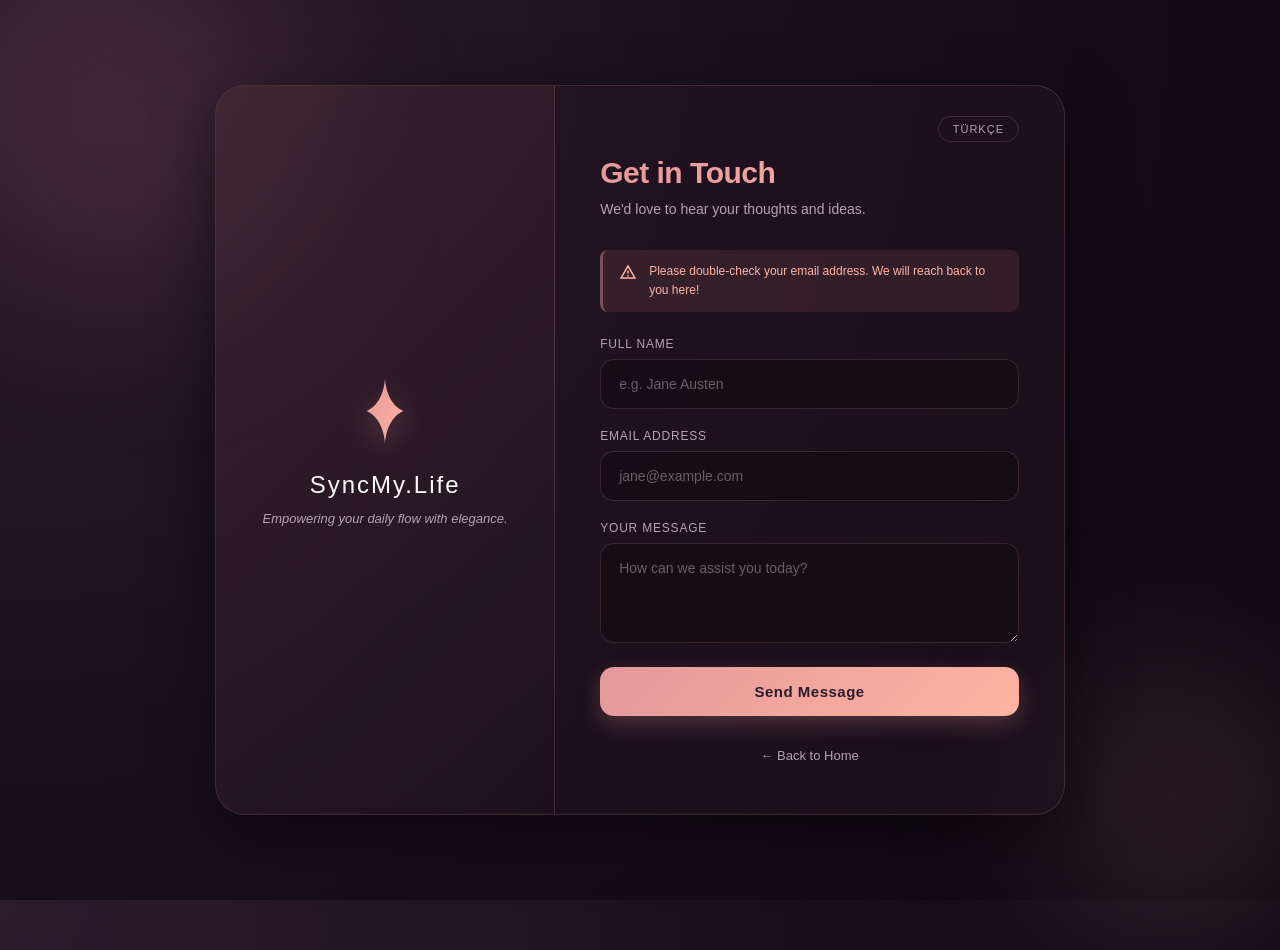
<file: contact/index.html>
<!DOCTYPE html>
<html lang="en">
<head>
    <meta charset="UTF-8">
    <meta name="viewport" content="width=device-width, initial-scale=1.0">
    <title>Contact | SyncMy.Life</title>
    <style>
        /* --- ELEGANT & FEMININE CSS VARIABLES --- */
        :root {
            --bg-gradient: radial-gradient(circle at top left, #2d1b2e 0%, #1a0f1c 50%, #0f0710 100%);
            --glass-bg: rgba(35, 20, 32, 0.55);
            --glass-border: rgba(255, 180, 162, 0.15);
            --primary-accent: #ffb4a2;
            --primary-gradient: linear-gradient(135deg, #e5989b 0%, #ffb4a2 100%);
            --text-main: #fdfbf7;
            --text-muted: #b5a3b0;
            --input-bg: rgba(20, 10, 18, 0.6);
            --warning-bg: rgba(229, 152, 155, 0.1);
            --warning-border: rgba(229, 152, 155, 0.4);
            --warning-text: #ffb4a2;
            --success-color: #a3b18a;
            --error-color: #d53636;
        }

        /* --- GLOBAL RESET & BODY --- */
        * {
            box-sizing: border-box;
            margin: 0;
            padding: 0;
        }

        body {
            font-family: 'Inter', -apple-system, BlinkMacSystemFont, 'Segoe UI', Roboto, Helvetica, Arial, sans-serif;
            background: var(--bg-gradient);
            color: var(--text-main);
            display: flex;
            justify-content: center;
            align-items: center;
            min-height: 100vh;
            overflow-x: hidden;
            padding: 20px;
        }

        /* --- BACKGROUND SOFT GLOW EFFECTS --- */
        .glow-circle {
            position: absolute;
            width: 350px;
            height: 350px;
            background: rgba(229, 152, 155, 0.12);
            border-radius: 50%;
            filter: blur(90px);
            z-index: 0;
            top: -50px;
            left: -50px;
        }

        .glow-circle-2 {
            position: absolute;
            width: 300px;
            height: 300px;
            background: rgba(255, 180, 162, 0.1);
            border-radius: 50%;
            filter: blur(80px);
            z-index: 0;
            bottom: -50px;
            right: -50px;
        }

        /* --- TWO-COLUMN GLASSMORPHISM CARD --- */
        .contact-wrapper {
            position: relative;
            z-index: 1;
            width: 100%;
            max-width: 850px; /* Genişletildi */
            animation: floatIn 0.8s cubic-bezier(0.16, 1, 0.3, 1) forwards;
        }

        .glass-card {
            background: var(--glass-bg);
            backdrop-filter: blur(25px);
            -webkit-backdrop-filter: blur(25px);
            border: 1px solid var(--glass-border);
            border-radius: 30px;
            box-shadow: 0 20px 60px rgba(0, 0, 0, 0.5);
            display: flex;
            overflow: hidden;
        }

        /* Left Panel - Logo & Branding */
        .left-panel {
            flex: 0 0 40%;
            background: linear-gradient(135deg, rgba(229, 152, 155, 0.1) 0%, rgba(0,0,0,0) 100%);
            border-right: 1px solid var(--glass-border);
            padding: 50px 30px;
            display: flex;
            flex-direction: column;
            justify-content: center;
            align-items: center;
            text-align: center;
        }

        .brand-logo {
            width: 80px;
            height: 80px;
            margin-bottom: 20px;
            fill: url(#grad1);
            filter: drop-shadow(0 10px 15px rgba(229, 152, 155, 0.3));
        }

        .brand-name {
            font-size: 24px;
            font-weight: 300;
            letter-spacing: 2px;
            color: var(--text-main);
            margin-bottom: 10px;
        }

        .brand-tagline {
            font-size: 13px;
            color: var(--text-muted);
            font-style: italic;
            line-height: 1.6;
        }

        /* Right Panel - Form */
        .right-panel {
            flex: 1;
            padding: 50px 45px;
            position: relative;
        }

        @keyframes floatIn {
            from { opacity: 0; transform: translateY(30px); }
            to { opacity: 1; transform: translateY(0); }
        }

        /* --- TOP BAR (LANG TOGGLE) --- */
        .top-bar {
            position: absolute;
            top: 30px;
            right: 45px;
        }

        .lang-btn {
            background: transparent;
            border: 1px solid var(--glass-border);
            color: var(--text-muted);
            padding: 6px 14px;
            border-radius: 20px;
            cursor: pointer;
            font-size: 11px;
            font-weight: 500;
            transition: all 0.3s ease;
            letter-spacing: 1px;
        }

        .lang-btn:hover {
            color: var(--text-main);
            border-color: var(--primary-accent);
            background: rgba(255, 180, 162, 0.1);
        }

        /* --- HEADER --- */
        .header {
            margin-bottom: 30px;
            margin-top: 20px;
        }

        .header h2 {
            font-size: 30px;
            font-weight: 600;
            margin-bottom: 8px;
            background: var(--primary-gradient);
            -webkit-background-clip: text;
            -webkit-text-fill-color: transparent;
            letter-spacing: -0.5px;
        }

        .header p {
            font-size: 14px;
            color: var(--text-muted);
            line-height: 1.6;
        }

        /* --- IMPORTANT WARNING BOX --- */
        .email-warning {
            background: var(--warning-bg);
            border-left: 3px solid var(--warning-border);
            padding: 12px 16px;
            border-radius: 8px;
            margin-bottom: 25px;
            font-size: 12px;
            color: var(--warning-text);
            display: flex;
            align-items: flex-start;
            gap: 12px;
            line-height: 1.6;
            font-weight: 400;
        }

        .email-warning svg {
            flex-shrink: 0;
            width: 18px;
            height: 18px;
            fill: currentColor;
            margin-top: 1px;
        }

        /* --- FORMS --- */
        .form-group {
            margin-bottom: 20px;
        }

        .form-group label {
            display: block;
            margin-bottom: 8px;
            font-size: 12px;
            color: var(--text-muted);
            font-weight: 500;
            letter-spacing: 0.8px;
            text-transform: uppercase;
        }

        .form-control {
            width: 100%;
            padding: 16px 18px;
            background: var(--input-bg);
            border: 1px solid var(--glass-border);
            border-radius: 14px;
            color: var(--text-main);
            font-size: 14px;
            font-family: inherit;
            transition: all 0.3s ease;
        }

        textarea.form-control {
            min-height: 100px;
            resize: vertical;
        }

        .form-control:focus {
            outline: none;
            border-color: var(--primary-accent);
            background: rgba(20, 10, 18, 0.8);
            box-shadow: 0 0 0 3px rgba(229, 152, 155, 0.15);
        }

        .form-control::placeholder {
            color: #6a5d66;
            font-weight: 300;
        }

        /* --- SUBMIT BUTTON --- */
        .submit-btn {
            width: 100%;
            padding: 16px;
            margin-top: 10px;
            background: var(--primary-gradient);
            color: #2a1b2e; /* Koyu metin daha şık durur */
            border: none;
            border-radius: 14px;
            font-size: 15px;
            font-weight: 600;
            letter-spacing: 0.5px;
            cursor: pointer;
            transition: all 0.3s ease;
            box-shadow: 0 8px 20px rgba(229, 152, 155, 0.25);
            display: flex;
            justify-content: center;
            align-items: center;
        }

        .submit-btn:hover {
            transform: translateY(-2px);
            box-shadow: 0 12px 25px rgba(229, 152, 155, 0.35);
        }

        .submit-btn:active {
            transform: translateY(1px);
        }

        .submit-btn:disabled {
            opacity: 0.7;
            cursor: not-allowed;
            transform: none;
        }

        /* Spinner */
        .spinner {
            display: none;
            width: 18px;
            height: 18px;
            border: 2px solid rgba(42, 27, 46, 0.3);
            border-radius: 50%;
            border-top-color: #2a1b2e;
            animation: spin 1s ease-in-out infinite;
        }

        @keyframes spin { to { transform: rotate(360deg); } }

        /* --- STATUS MESSAGES --- */
        .status-box {
            display: none;
            padding: 14px;
            border-radius: 12px;
            margin-bottom: 20px;
            text-align: center;
            font-size: 13px;
            font-weight: 500;
            animation: floatIn 0.3s ease;
        }

        .status-box.success {
            background: rgba(163, 177, 138, 0.15);
            color: var(--success-color);
            border: 1px solid rgba(163, 177, 138, 0.3);
        }

        .status-box.error {
            background: rgba(213, 54, 54, 0.15);
            color: var(--error-color);
            border: 1px solid rgba(213, 54, 54, 0.3);
        }

        /* --- FOOTER --- */
        .footer {
            margin-top: 30px;
            text-align: center;
        }

        .footer a {
            color: var(--text-muted);
            text-decoration: none;
            font-size: 13px;
            transition: color 0.3s ease;
            display: inline-flex;
            align-items: center;
            gap: 5px;
        }

        .footer a:hover {
            color: var(--primary-accent);
        }

        /* --- RESPONSIVE DESIGN --- */
        @media (max-width: 768px) {
            .glass-card {
                flex-direction: column;
            }
            .left-panel {
                padding: 40px 20px;
                border-right: none;
                border-bottom: 1px solid var(--glass-border);
            }
            .right-panel {
                padding: 40px 25px;
            }
            .top-bar {
                top: 20px;
                right: 25px;
            }
        }
    </style>
</head>
<body>

    <!-- Background Ambience -->
    <div class="glow-circle"></div>
    <div class="glow-circle-2"></div>

    <main class="contact-wrapper">
        <div class="glass-card">
            
            <!-- LEFT PANEL: LOGO & BRAND -->
            <aside class="left-panel">
                <!-- SVG Definition for Gradient -->
                <svg width="0" height="0">
                  <linearGradient id="grad1" x1="0%" y1="0%" x2="100%" y2="100%">
                    <stop offset="0%" style="stop-color:#e5989b;stop-opacity:1" />
                    <stop offset="100%" style="stop-color:#ffb4a2;stop-opacity:1" />
                  </linearGradient>
                </svg>
                <!-- Elegant Abstract Logo (Lotus/Sparkle vibe) -->
                <svg class="brand-logo" viewBox="0 0 24 24" xmlns="http://www.w3.org/2000/svg">
                    <path d="M12 2C12 2 12 9.5 17.5 12C12 14.5 12 22 12 22C12 22 12 14.5 6.5 12C12 9.5 12 2 12 2Z"/>
                </svg>
                <h1 class="brand-name">SyncMy.Life</h1>
                <p class="brand-tagline" data-i18n="tagline">Empowering your daily flow with elegance.</p>
            </aside>

            <!-- RIGHT PANEL: FORM -->
            <section class="right-panel">
                <div class="top-bar">
                    <button class="lang-btn" id="langToggle">TR / EN</button>
                </div>

                <header class="header">
                    <h2 data-i18n="title">Get in Touch</h2>
                    <p data-i18n="subtitle">We'd love to hear your thoughts and ideas.</p>
                </header>

                <form id="contactForm" action="https://formspree.io/f/xqegjllr" method="POST">
                    
                    <div class="email-warning">
                        <svg viewBox="0 0 24 24"><path d="M12 2L1 21h22M12 6l7.53 13H4.47M11 10v4h2v-4m-2 6v2h2v-2"></path></svg>
                        <span data-i18n="warningText">Please double-check your email address. We will reach back to you here!</span>
                    </div>

                    <div class="form-group">
                        <label for="name" data-i18n="nameLabel">Full Name</label>
                        <input type="text" id="name" name="name" class="form-control" data-i18n-placeholder="namePlaceholder" placeholder="e.g. Jane Austen" required autocomplete="name">
                    </div>

                    <div class="form-group">
                        <label for="email" data-i18n="emailLabel">Email Address</label>
                        <input type="email" id="email" name="email" class="form-control" data-i18n-placeholder="emailPlaceholder" placeholder="jane@example.com" required autocomplete="email">
                    </div>

                    <div class="form-group">
                        <label for="message" data-i18n="messageLabel">Your Message</label>
                        <textarea id="message" name="message" class="form-control" data-i18n-placeholder="messagePlaceholder" placeholder="How can we assist you today?" required></textarea>
                    </div>

                    <label style="display: none !important;">
                        <input type="text" name="_gotcha" tabindex="-1" autocomplete="off" />
                    </label>

                    <div id="statusBox" class="status-box"></div>

                    <button type="submit" class="submit-btn" id="submitBtn">
                        <span id="btnText" data-i18n="btnText">Send Message</span>
                        <span class="spinner" id="spinner"></span>
                    </button>
                </form>

                <footer class="footer">
                    <a href="http://syncmy.life">
                        <span data-i18n="backHome">← Back to Home</span>
                    </a>
                </footer>
            </section>

        </div>
    </main>

    <script>
        const i18n = {
            en: {
                tagline: "Empowering your daily flow with elegance.",
                title: "Get in Touch",
                subtitle: "We'd love to hear your thoughts and ideas.",
                warningText: "Please double-check your email address. We will reach back to you here!",
                nameLabel: "Full Name",
                namePlaceholder: "e.g. Jane Austen",
                emailLabel: "Email Address",
                emailPlaceholder: "jane@example.com",
                messageLabel: "Your Message",
                messagePlaceholder: "How can we assist you today?",
                btnText: "Send Message",
                backHome: "← Back to Home",
                successMsg: "Message sent beautifully! Redirecting...",
                errorMsg: "Oops! Something went wrong.",
                networkError: "Network error. Please try again later."
            },
            tr: {
                tagline: "Günlük akışınızı zarafetle güçlendirin.",
                title: "Bize Ulaşın",
                subtitle: "Düşüncelerinizi ve fikirlerinizi duymayı çok isteriz.",
                warningText: "Lütfen e-posta adresinizin doğruluğundan emin olun. Size bu adres üzerinden dönüş yapacağız!",
                nameLabel: "Ad Soyad",
                namePlaceholder: "Örn. Ayşe Yılmaz",
                emailLabel: "E-posta Adresi",
                emailPlaceholder: "ayse@ornek.com",
                messageLabel: "Mesajınız",
                messagePlaceholder: "Size bugün nasıl yardımcı olabiliriz?",
                btnText: "Mesajı Gönder",
                backHome: "← Ana Sayfaya Dön",
                successMsg: "Mesajınız harika bir şekilde iletildi! Yönlendiriliyorsunuz...",
                errorMsg: "Hata! Bir şeyler ters gitti.",
                networkError: "Bağlantı hatası. Lütfen daha sonra tekrar deneyin."
            }
        };

        let currentLang = 'en';

        function initLanguage() {
            const userLang = navigator.language || navigator.userLanguage;
            if (userLang.toLowerCase().includes('tr')) {
                currentLang = 'tr';
            } else {
                currentLang = 'en';
            }
            updateUI();
        }

        function updateUI() {
            document.querySelectorAll('[data-i18n]').forEach(el => {
                const key = el.getAttribute('data-i18n');
                if (i18n[currentLang][key]) {
                    el.innerHTML = i18n[currentLang][key];
                }
            });

            document.querySelectorAll('[data-i18n-placeholder]').forEach(el => {
                const key = el.getAttribute('data-i18n-placeholder');
                if (i18n[currentLang][key]) {
                    el.placeholder = i18n[currentLang][key];
                }
            });

            document.getElementById('langToggle').innerText = currentLang === 'en' ? 'TÜRKÇE' : 'ENGLISH';
            document.documentElement.lang = currentLang;
        }

        document.getElementById('langToggle').addEventListener('click', () => {
            currentLang = currentLang === 'en' ? 'tr' : 'en';
            updateUI();
        });

        const form = document.getElementById("contactForm");
        const submitBtn = document.getElementById("submitBtn");
        const btnText = document.getElementById("btnText");
        const spinner = document.getElementById("spinner");
        const statusBox = document.getElementById("statusBox");

        const showStatus = (messageKey, type) => {
            statusBox.innerHTML = i18n[currentLang][messageKey] || messageKey;
            statusBox.className = `status-box ${type}`;
            statusBox.style.display = "block";
        };

        form.addEventListener("submit", async function(event) {
            event.preventDefault(); 
            
            submitBtn.disabled = true;
            btnText.style.display = "none";
            spinner.style.display = "block";
            statusBox.style.display = "none";
            
            const formData = new FormData(form);
            
            try {
                const response = await fetch(form.action, {
                    method: form.method,
                    body: formData,
                    headers: { 'Accept': 'application/json' }
                });

                if (response.ok) {
                    showStatus('successMsg', 'success');
                    form.reset();
                    setTimeout(() => {
                        window.location.href = "http://syncmy.life";
                    }, 1800);
                } else {
                    showStatus('errorMsg', 'error');
                    resetBtnState();
                }
            } catch (error) {
                showStatus('networkError', 'error');
                resetBtnState();
            }
        });

        function resetBtnState() {
            submitBtn.disabled = false;
            btnText.style.display = "inline";
            spinner.style.display = "none";
        }

        initLanguage();
    </script>
</body>
</html>
</file>
